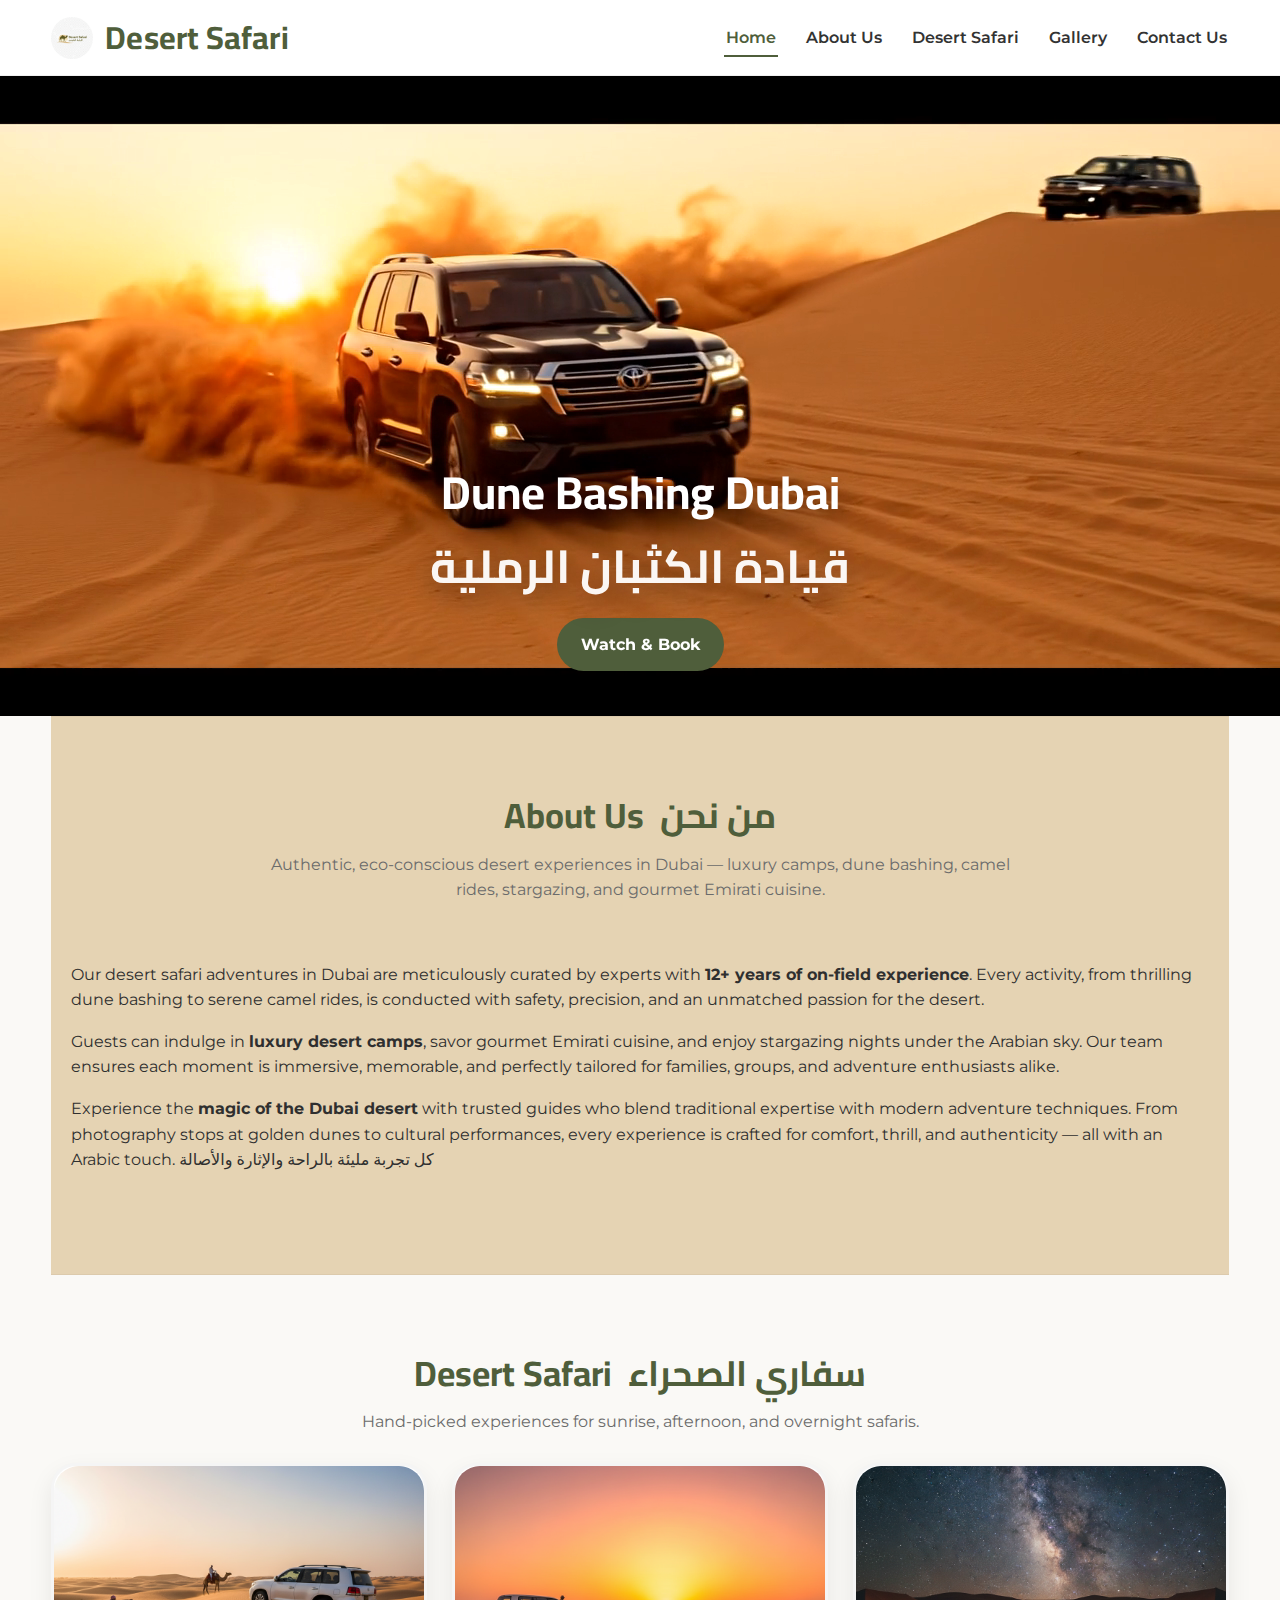
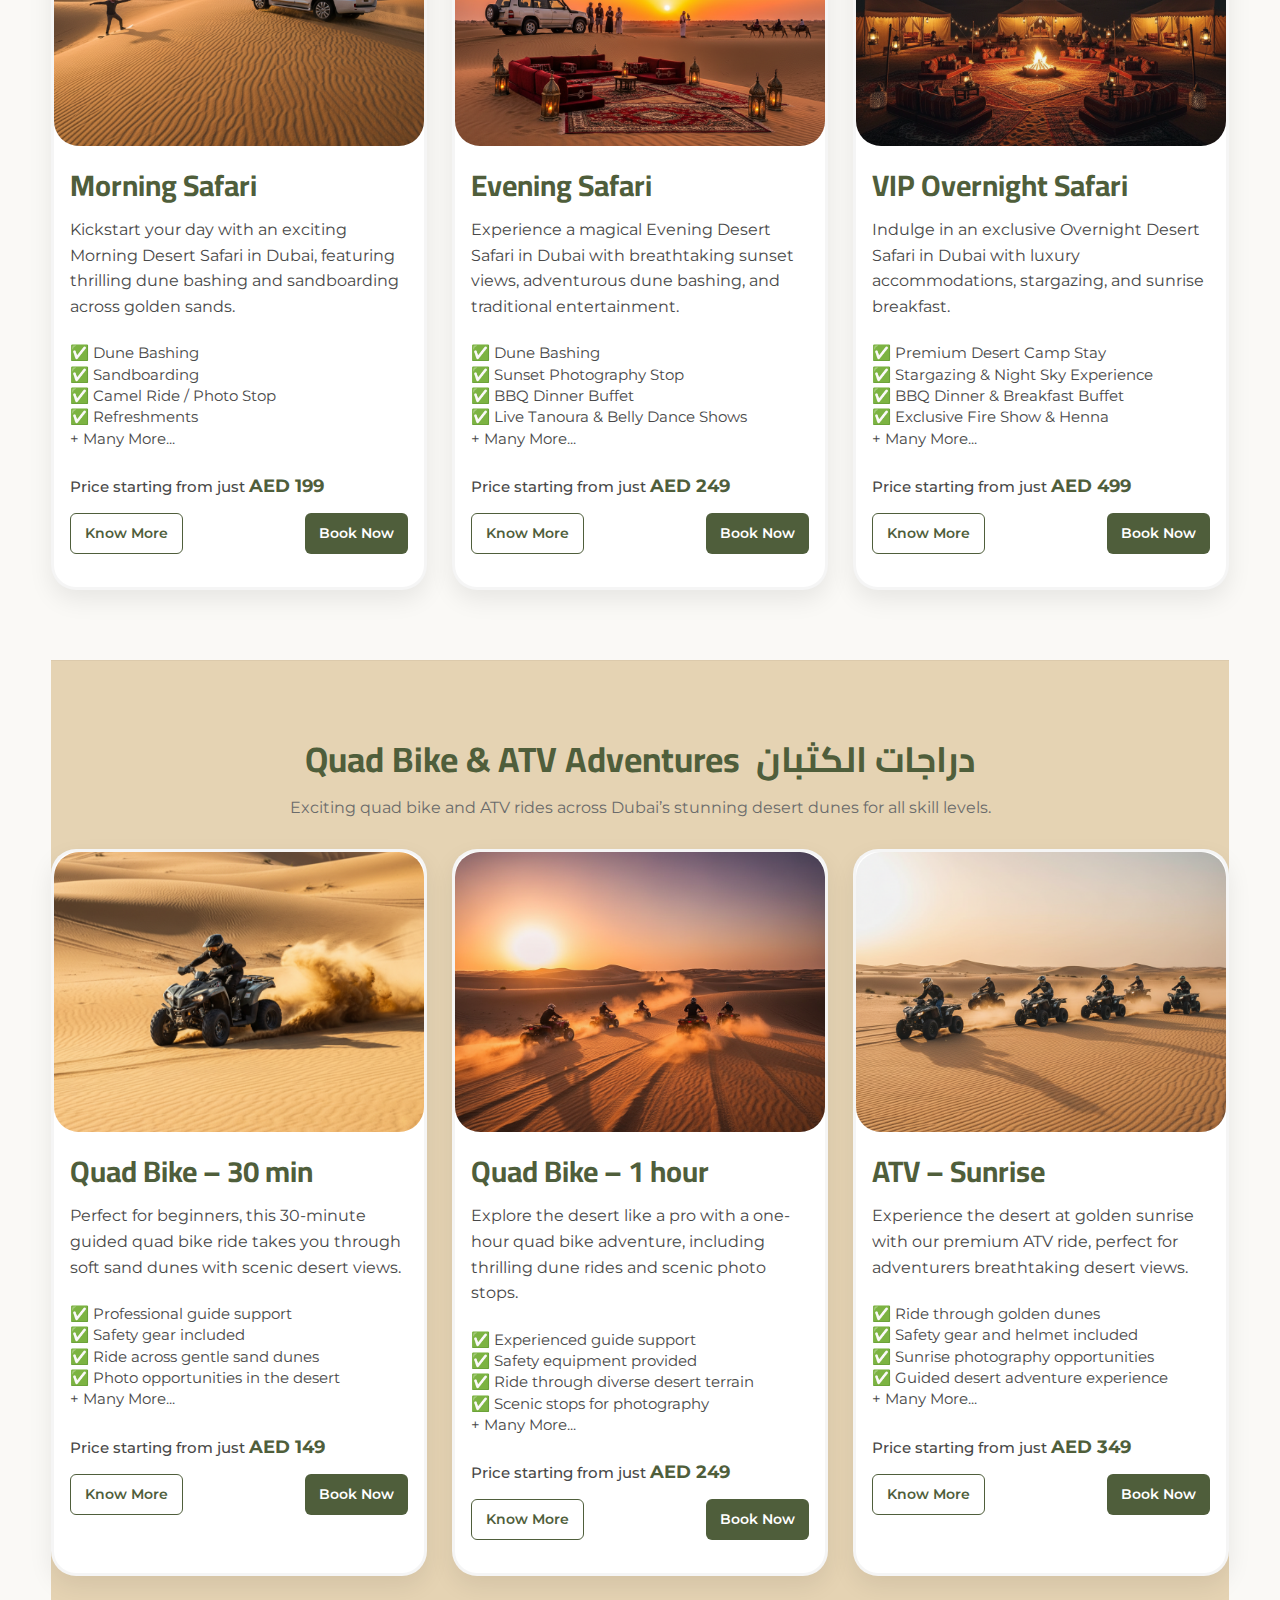
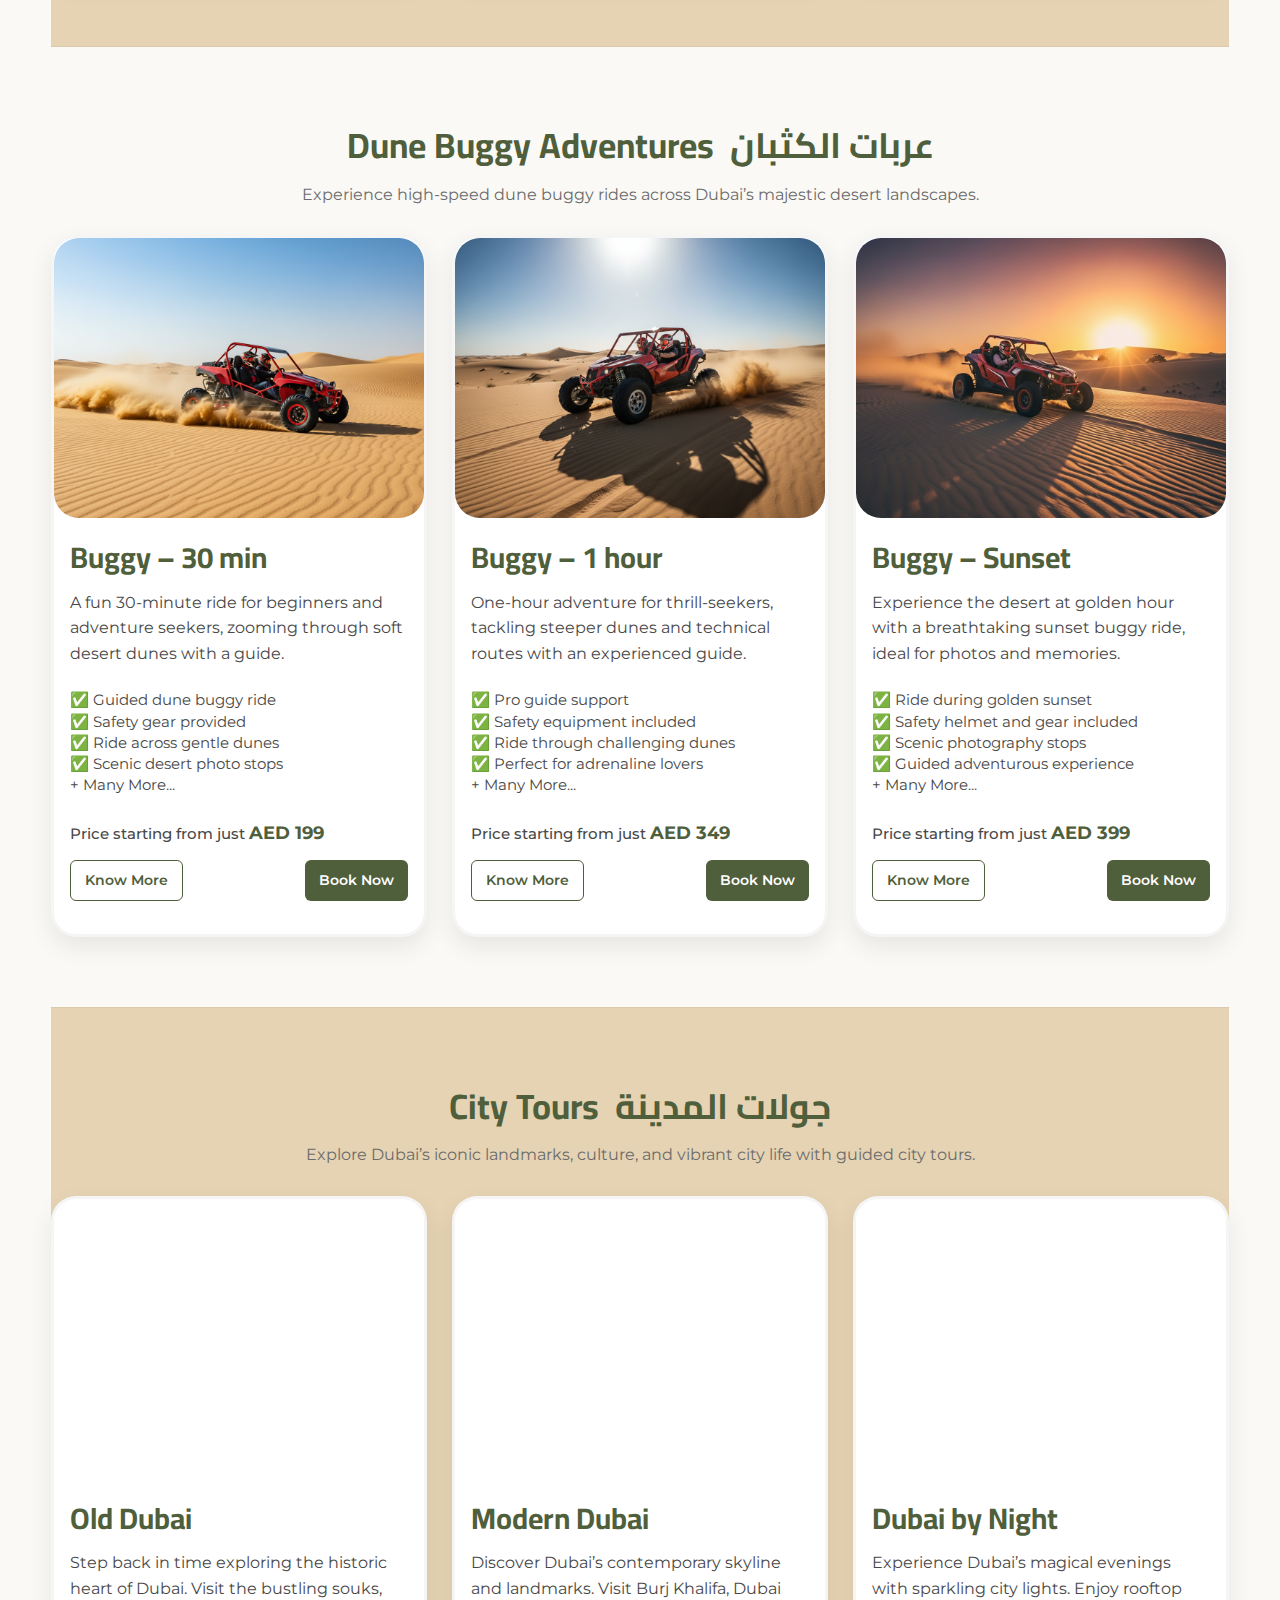
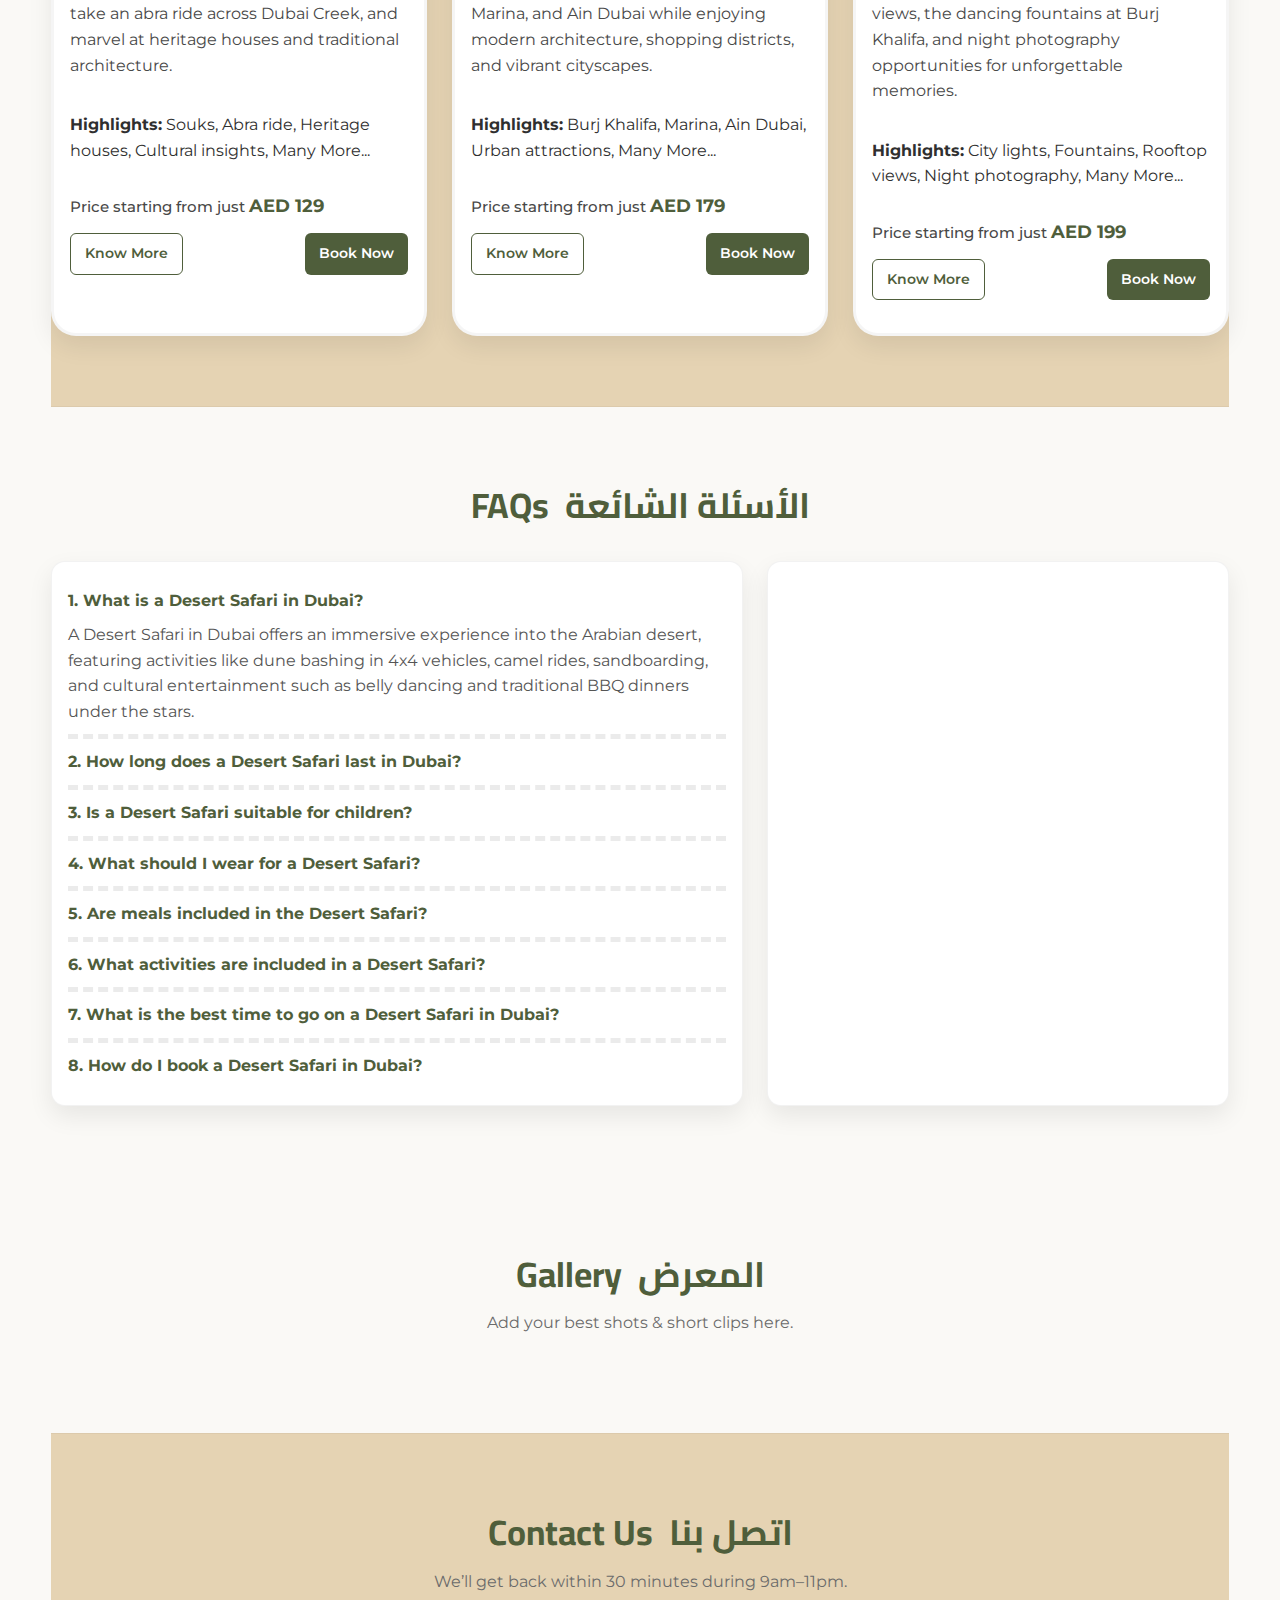
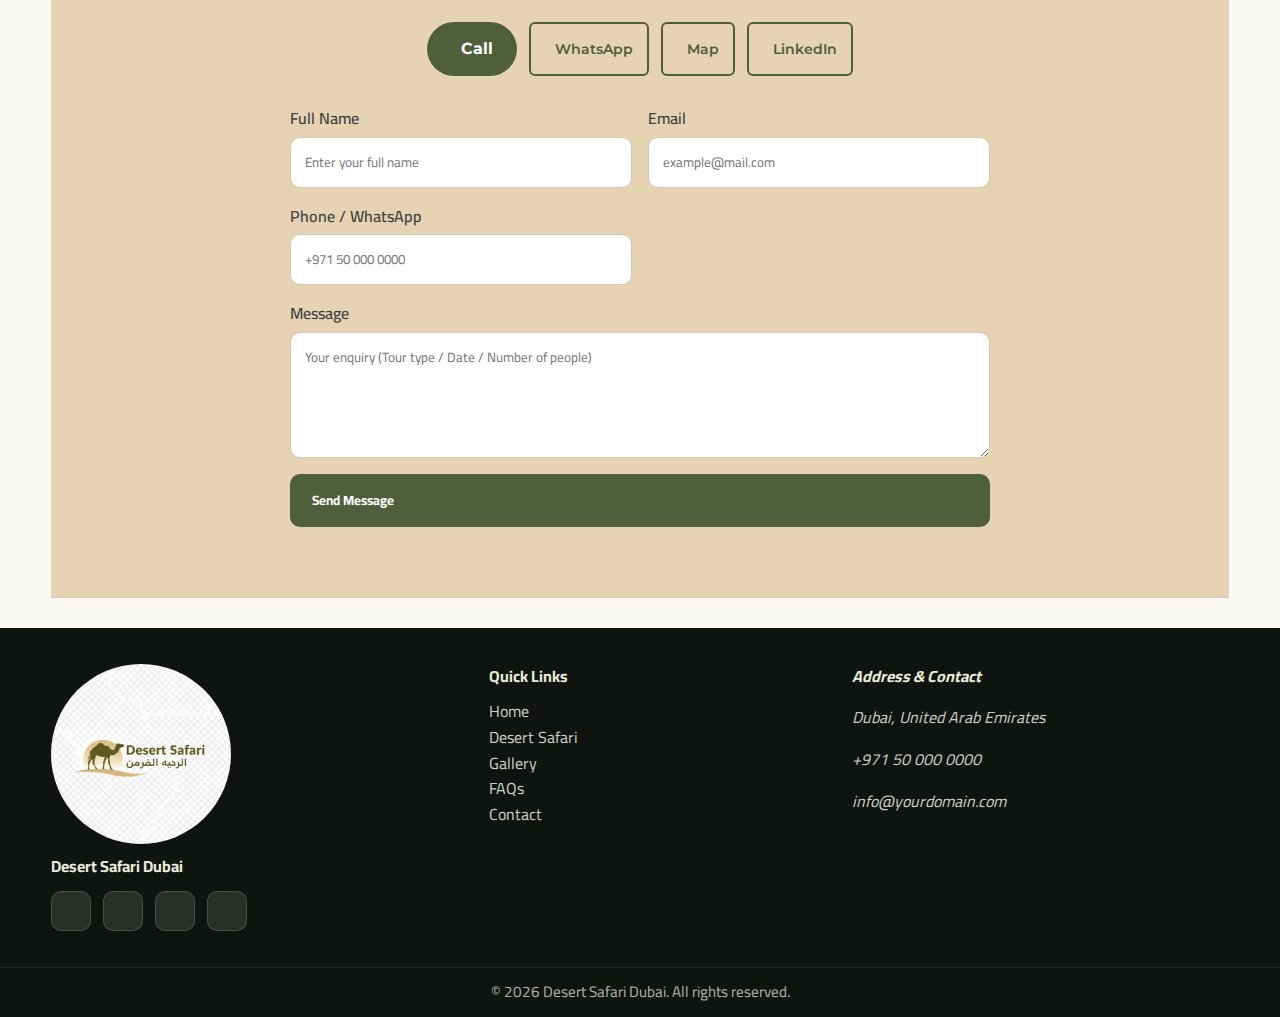
<file: index.html>
<!DOCTYPE html>
<html lang="en" dir="ltr">
<head>
  <meta charset="utf-8" />
  <meta name="viewport" content="width=device-width, initial-scale=1" />
  <title>Desert Safari Dubai</title>

  <!-- Google Fonts: Cairo + Montserrat -->
  <link href="https://fonts.googleapis.com/css2?family=Cairo:wght@400;600;700&family=Montserrat:wght@300;400;600;700&display=swap" rel="stylesheet">

  <!-- Icons (Font Awesome) -->
  <!-- Font Awesome -->
<link rel="stylesheet" href="https://cdnjs.cloudflare.com/ajax/libs/font-awesome/6.5.0/css/all.min.css" integrity="sha512-1ycn6IcaQQ40/J+e7O9XyXrN9T+0U1wWb4e9c9w2KMWvYqLQO+v9QnF3QF6H3Qk5xv5gCz3v56y7r1h4rYx4Yg==" crossorigin="anonymous" referrerpolicy="no-referrer" />

  
  <link rel="stylesheet" href="styles.css" />
</head>
<body>

  <!-- ===== NAVBAR ===== -->
  <header class="site-header">
    <div class="container nav-wrap">
      <a href="#" class="brand">
        <img src="desert_demo logo.png" alt="Company Logo" class="brand-logo" />
        <span class="brand-name">Desert Safari</span>
      </a>

      <button class="nav-toggle" aria-label="Open menu" aria-expanded="false">
        <span class="bar"></span><span class="bar"></span><span class="bar"></span>
      </button>

      <nav class="nav" aria-label="Main">
        <ul class="nav-list">
          <li><a href="#home" class="active">Home</a></li>
          <li><a href="#about">About Us</a></li>
          <li><a href="#desert-safari">Desert Safari</a></li>
          <li><a href="#gallery">Gallery</a></li>
          <li><a href="#contact">Contact Us</a></li>
        </ul>
      </nav>
    </div>
  </header>

  <!-- ===== HERO / SLIDER ===== -->
<main id="home">
  <section class="hero">
    <div class="slider" role="region" aria-label="Featured media slider">

      <!-- Slide 1: Video -->
      <div class="slide is-active" data-title-en="Dune Bashing Dubai"
           data-title-ar="قيادة الكثبان الرملية" data-cta="Watch & Book" data-cta-link="#contact">
        <video class="video" autoplay muted playsinline preload="metadata">
          <source src="dune bashing video.mp4" type="video/mp4" />
          Your browser does not support the video tag.
        </video>
      </div>

      <!-- Slide 2: Image 1 -->
      <div class="slide" data-title-en="Premium Desert Safari"
           data-title-ar="سفاري صحراوي فاخر" data-cta="Book Now" data-cta-link="#contact">
        <img src="demo header.png" alt="Luxury desert safari camp" loading="lazy" />
      </div>

      <!-- Slide 3: Image 2 -->
      <div class="slide" data-title-en="Sunset Camel Ride"
           data-title-ar="جولة الجمال وقت الغروب" data-cta="Explore Packages" data-cta-link="#desert-safari">
        <img src="demo header 3.png" alt="Camel caravan at sunset" loading="lazy" />
      </div>

      <!-- Caption Overlay -->
      <div class="hero-caption">
        <h1 class="hero-title">
          <span class="en"></span>
          <span class="ar" dir="rtl"></span>
        </h1>
        <a class="btn btn-olive hero-cta" href="#" aria-label="Call to action"></a>
      </div>
    </div>
  </section>

<!-- ===== ABOUT ===== -->
<section id="about" class="section section-alt container">
  <div class="section-head">
    <h2 class="section-title">About Us <span class="ar" dir="rtl">من نحن</span></h2>
    <p class="section-subtitle">
      Authentic, eco-conscious desert experiences in Dubai — luxury camps, dune bashing, camel rides, stargazing, and gourmet Emirati cuisine.
    </p>
  </div>

  <div class="about-content">
    <p>
      Our desert safari adventures in Dubai are meticulously curated by experts with <strong>12+ years of on-field experience</strong>. Every activity, from thrilling dune bashing to serene camel rides, is conducted with safety, precision, and an unmatched passion for the desert.
    </p>

    <p>
      Guests can indulge in <strong>luxury desert camps</strong>, savor gourmet Emirati cuisine, and enjoy stargazing nights under the Arabian sky. Our team ensures each moment is immersive, memorable, and perfectly tailored for families, groups, and adventure enthusiasts alike.
    </p>

    <p>
      Experience the <strong>magic of the Dubai desert</strong> with trusted guides who blend traditional expertise with modern adventure techniques. From photography stops at golden dunes to cultural performances, every experience is crafted for comfort, thrill, and authenticity — all with an Arabic touch. <span class="ar" dir="rtl">كل تجربة مليئة بالراحة والإثارة والأصالة</span>
    </p>
  </div>
</section>

    <!-- ===== DESERT SAFARI ===== -->
    <section id="desert-safari" class="section container">
      <div class="section-head">
        <h2 class="section-title">Desert Safari <span class="ar" dir="rtl">سفاري الصحراء</span></h2>
        <p class="section-subtitle">Hand-picked experiences for sunrise, afternoon, and overnight safaris.</p>
      </div>
      <div class="card-grid">
        <!-- Card 1 -->
        <article class="card">
  <img src="demo morning desert safari.png" alt="Morning desert safari" loading="lazy">
  <div class="card-body">
    <h3 class="card-title">Morning Safari</h3>
    <p class="card-text">Kickstart your day with an exciting Morning Desert Safari in Dubai, featuring thrilling dune bashing and sandboarding across golden sands.</p>
        <ul class="card-checklist">
      <li>✅ Dune Bashing</li>
      <li>✅ Sandboarding</li>
      <li>✅ Camel Ride / Photo Stop</li>
      <li>✅ Refreshments</li>
      <li>+ Many More...</li>
    </ul>


    <p class="card-price">Price starting from just <span>AED 199</span></p>


    <div class="card-buttons">
      <a href="#details" class="btn btn-outline secondary">Know More</a>
      <a href="#contact" class="btn btn-outline primary">Book Now</a>
    </div>
  </div>
</article>

        <!-- Card 2 -->
        <article class="card">
  <img src="demo evening desert safari.png" alt="Evening Desert Safari in Dubai" loading="lazy">
  <div class="card-body">
    <h3 class="card-title">Evening Safari</h3>
    <p class="card-text">Experience a magical Evening Desert Safari in Dubai with breathtaking sunset views, adventurous dune bashing, and traditional entertainment.</p>

    <ul class="card-checklist">
      <li>✅ Dune Bashing</li>
      <li>✅ Sunset Photography Stop</li>
      <li>✅ BBQ Dinner Buffet</li>
      <li>✅ Live Tanoura & Belly Dance Shows</li>
      <li>+ Many More...</li>
    </ul>

    <p class="card-price">Price starting from just <span>AED 249</span></p>

    <div class="card-buttons">
      <a href="#details" class="btn btn-outline secondary">Know More</a>
      <a href="#contact" class="btn btn-outline primary">Book Now</a>
    </div>
  </div>
</article>

        <!-- Card 3 -->
<article class="card">
  <img src="demo overnight safari.png" alt="VIP Overnight Desert Safari in Dubai" loading="lazy">
  <div class="card-body">
    <h3 class="card-title">VIP Overnight Safari</h3>
    <p class="card-text">Indulge in an exclusive Overnight Desert Safari in Dubai with luxury accommodations, stargazing, and sunrise breakfast.</p>

    <ul class="card-checklist">
      <li>✅ Premium Desert Camp Stay</li>
      <li>✅ Stargazing & Night Sky Experience</li>
      <li>✅ BBQ Dinner & Breakfast Buffet</li>
      <li>✅ Exclusive Fire Show & Henna</li>
      <li>+ Many More...</li>
    </ul>

    <p class="card-price">Price starting from just <span>AED 499</span></p>

    <div class="card-buttons">
      <a href="#details" class="btn btn-outline secondary">Know More</a>
      <a href="#contact" class="btn btn-outline primary">Book Now</a>
    </div>
  </div>
</article>

      </div>
    </section>

   <!-- ===== DUNE BIKE / QUAD BIKE ===== -->
<section id="dune-bike" class="section section-alt container">
  <div class="section-head">
    <h2 class="section-title">Quad Bike & ATV Adventures <span class="ar" dir="rtl">دراجات الكثبان</span></h2>
    <p class="section-subtitle">Exciting quad bike and ATV rides across Dubai’s stunning desert dunes for all skill levels.</p>
  </div>

  <div class="card-grid">
    <!-- Card 1: Quad Bike 30 min -->
    <article class="card">
      <img src="demo quad bike - Copy.png" alt="Quad Bike 30 minutes in Dubai desert" loading="lazy">
      <div class="card-body">
        <h3 class="card-title">Quad Bike – 30 min</h3>
        <p class="card-text">Perfect for beginners, this 30-minute guided quad bike ride takes you through soft sand dunes with scenic desert views.</p>

        <ul class="card-checklist">
          <li>✅ Professional guide support</li>
          <li>✅ Safety gear included</li>
          <li>✅ Ride across gentle sand dunes</li>
          <li>✅ Photo opportunities in the desert</li>
          <li>+ Many More...</li>
        </ul>

        <p class="card-price">Price starting from just <span>AED 149</span></p>

        <div class="card-buttons">
          <a href="#details" class="btn btn-outline secondary">Know More</a>
          <a href="#contact" class="btn btn-outline primary">Book Now</a>
        </div>
      </div>
    </article>

    <!-- Card 2: Quad Bike 1 hour -->
    <article class="card">
      <img src="demo quad bike 2.png" alt="Quad Bike 1 hour in Dubai desert" loading="lazy">
      <div class="card-body">
        <h3 class="card-title">Quad Bike – 1 hour</h3>
        <p class="card-text">Explore the desert like a pro with a one-hour quad bike adventure, including thrilling dune rides and scenic photo stops.</p>

        <ul class="card-checklist">
          <li>✅ Experienced guide support</li>
          <li>✅ Safety equipment provided</li>
          <li>✅ Ride through diverse desert terrain</li>
          <li>✅ Scenic stops for photography</li>
          <li>+ Many More...</li>
        </ul>

        <p class="card-price">Price starting from just <span>AED 249</span></p>

        <div class="card-buttons">
          <a href="#details" class="btn btn-outline secondary">Know More</a>
          <a href="#contact" class="btn btn-outline primary">Book Now</a>
        </div>
      </div>
    </article>

    <!-- Card 3: ATV Sunrise -->
    <article class="card">
      <img src="demo atv.png" alt="ATV Sunrise ride in Dubai desert" loading="lazy">
      <div class="card-body">
        <h3 class="card-title">ATV – Sunrise</h3>
        <p class="card-text">Experience the desert at golden sunrise with our premium ATV ride, perfect for adventurers  breathtaking desert views.</p>

        <ul class="card-checklist">
          <li>✅ Ride through golden dunes</li>
          <li>✅ Safety gear and helmet included</li>
          <li>✅ Sunrise photography opportunities</li>
          <li>✅ Guided desert adventure experience</li>
          <li>+ Many More...</li>
        </ul>

        <p class="card-price">Price starting from just <span>AED 349</span></p>

        <div class="card-buttons">
          <a href="#details" class="btn btn-outline secondary">Know More</a>
          <a href="#contact" class="btn btn-outline primary">Book Now</a>
        </div>
      </div>
    </article>
  </div>
</section>


   <!-- ===== DUNE BUGGY ===== -->
<section id="dune-buggy" class="section container">
  <div class="section-head">
    <h2 class="section-title">Dune Buggy Adventures <span class="ar" dir="rtl">عربات الكثبان</span></h2>
    <p class="section-subtitle">Experience high-speed dune buggy rides across Dubai’s majestic desert landscapes.</p>
  </div>

  <div class="card-grid">
    <!-- Card 1: Buggy 30 min -->
    <article class="card">
      <img src="demo buggy 1.png" alt="Dune Buggy 30 minutes in Dubai desert" loading="lazy">
      <div class="card-body">
        <h3 class="card-title">Buggy – 30 min</h3>
        <p class="card-text">A fun 30-minute ride for beginners and adventure seekers, zooming through soft desert dunes with a guide.</p>

        <ul class="card-checklist">
          <li>✅ Guided dune buggy ride</li>
          <li>✅ Safety gear provided</li>
          <li>✅ Ride across gentle dunes</li>
          <li>✅ Scenic desert photo stops</li>
          <li>+ Many More...</li>
        </ul>

        <p class="card-price">Price starting from just <span>AED 199</span></p>

        <div class="card-buttons">
          <a href="#details" class="btn btn-outline secondary">Know More</a>
          <a href="#contact" class="btn btn-outline primary">Book Now</a>
        </div>
      </div>
    </article>

    <!-- Card 2: Buggy 1 hour -->
    <article class="card">
      <img src="demo buggy 2.png" alt="Dune Buggy 1 hour in Dubai desert" loading="lazy">
      <div class="card-body">
        <h3 class="card-title">Buggy – 1 hour</h3>
        <p class="card-text">One-hour adventure for thrill-seekers, tackling steeper dunes and technical routes with an experienced guide.</p>

        <ul class="card-checklist">
          <li>✅ Pro guide support</li>
          <li>✅ Safety equipment included</li>
          <li>✅ Ride through challenging dunes</li>
          <li>✅ Perfect for adrenaline lovers</li>
          <li>+ Many More...</li>
        </ul>

        <p class="card-price">Price starting from just <span>AED 349</span></p>

        <div class="card-buttons">
          <a href="#details" class="btn btn-outline secondary">Know More</a>
          <a href="#contact" class="btn btn-outline primary">Book Now</a>
        </div>
      </div>
    </article>

    <!-- Card 3: Buggy Sunset -->
    <article class="card">
      <img src="demo evening buggy.png" alt="Dune Buggy Sunset ride in Dubai desert" loading="lazy">
      <div class="card-body">
        <h3 class="card-title">Buggy – Sunset</h3>
        <p class="card-text">Experience the desert at golden hour with a breathtaking sunset buggy ride, ideal for photos and memories.</p>

        <ul class="card-checklist">
          <li>✅ Ride during golden sunset</li>
          <li>✅ Safety helmet and gear included</li>
          <li>✅ Scenic photography stops</li>
          <li>✅ Guided adventurous experience</li>
          <li>+ Many More...</li>
        </ul>

        <p class="card-price">Price starting from just <span>AED 399</span></p>

        <div class="card-buttons">
          <a href="#details" class="btn btn-outline secondary">Know More</a>
          <a href="#contact" class="btn btn-outline primary">Book Now</a>
        </div>
      </div>
    </article>
  </div>
</section>


<!-- ===== CITY TOURS ===== -->
<section id="city-tours" class="section section-alt container">
  <div class="section-head">
    <h2 class="section-title">City Tours <span class="ar" dir="rtl">جولات المدينة</span></h2>
    <p class="section-subtitle">Explore Dubai’s iconic landmarks, culture, and vibrant city life with guided city tours.</p>
  </div>

  <div class="card-grid">
    <!-- Card 1: Old Dubai -->
    <article class="card">
      <img src="demo old dubai.png" alt="Old Dubai guided tour" loading="lazy">
      <div class="card-body">
        <h3 class="card-title">Old Dubai</h3>
        <p class="card-text">Step back in time exploring the historic heart of Dubai. Visit the bustling souks, take an abra ride across Dubai Creek, and marvel at heritage houses and traditional architecture.</p>

        <p class="card-highlights"><strong>Highlights:</strong> Souks, Abra ride, Heritage houses, Cultural insights, Many More...</p>

        <p class="card-price">Price starting from just <span>AED 129</span></p>

        <div class="card-buttons">
          <a href="#details" class="btn btn-outline secondary">Know More</a>
          <a href="#contact" class="btn btn-outline primary">Book Now</a>
        </div>
      </div>
    </article>

    <!-- Card 2: Modern Dubai -->
    <article class="card">
      <img src="demo dubai.png" alt="Modern Dubai guided tour" loading="lazy">
      <div class="card-body">
        <h3 class="card-title">Modern Dubai</h3>
        <p class="card-text">Discover Dubai’s contemporary skyline and landmarks. Visit Burj Khalifa, Dubai Marina, and Ain Dubai while enjoying modern architecture, shopping districts, and vibrant cityscapes.</p>

        <p class="card-highlights"><strong>Highlights:</strong> Burj Khalifa, Marina, Ain Dubai, Urban attractions, Many More...</p>

        <p class="card-price">Price starting from just <span>AED 179</span></p>

        <div class="card-buttons">
          <a href="#details" class="btn btn-outline secondary">Know More</a>
          <a href="#contact" class="btn btn-outline primary">Book Now</a>
        </div>
      </div>
    </article>

    <!-- Card 3: Dubai by Night -->
    <article class="card">
      <img src="demo dubai night.png" alt="Dubai night tour" loading="lazy">
      <div class="card-body">
        <h3 class="card-title">Dubai by Night</h3>
        <p class="card-text">Experience Dubai’s magical evenings with sparkling city lights. Enjoy rooftop views, the dancing fountains at Burj Khalifa, and night photography opportunities for unforgettable memories.</p>

        <p class="card-highlights"><strong>Highlights:</strong> City lights, Fountains, Rooftop views, Night photography, Many More...</p>

        <p class="card-price">Price starting from just <span>AED 199</span></p>

        <div class="card-buttons">
          <a href="#details" class="btn btn-outline secondary">Know More</a>
          <a href="#contact" class="btn btn-outline primary">Book Now</a>
        </div>
      </div>
    </article>
  </div>
</section>


    <!-- ===== FAQ ===== -->
    <section id="faqs" class="section container">
      <div class="section-head">
        <h2 class="section-title">FAQs <span class="ar" dir="rtl">الأسئلة الشائعة</span></h2>
      </div>
      <div class="faq-grid">
        <!-- Left: Questions -->
        <div class="faq-card">
          <details open>
        <summary>1. What is a Desert Safari in Dubai?</summary>
        <p>A Desert Safari in Dubai offers an immersive experience into the Arabian desert, featuring activities like dune bashing in 4x4 vehicles, camel rides, sandboarding, and cultural entertainment such as belly dancing and traditional BBQ dinners under the stars.</p>
      </details>

      <details>
        <summary>2. How long does a Desert Safari last in Dubai?</summary>
        <p>Desert Safari durations vary: Morning safaris typically last 2–3 hours, Evening safaris around 6 hours, and Overnight safaris up to 12 hours, including dinner and entertainment.</p>
      </details>

      <details>
        <summary>3. Is a Desert Safari suitable for children?</summary>
        <p>Yes, Desert Safaris are family-friendly. However, activities like dune bashing may have age or height restrictions. Always check with the tour operator for specific guidelines.</p>
      </details>

      <details>
        <summary>4. What should I wear for a Desert Safari?</summary>
        <p>Wear loose, light-colored clothing to stay cool, along with closed-back shoes. Don't forget sunglasses, a hat, and sunscreen to protect against the sun.</p>
      </details>

      <details>
        <summary>5. Are meals included in the Desert Safari?</summary>
        <p>Evening and overnight safaris typically include a BBQ dinner with vegetarian and non-vegetarian options, along with soft drinks. Breakfast may be provided on overnight tours.</p>
      </details>

      <details>
        <summary>6. What activities are included in a Desert Safari?</summary>
        <p>Activities often include dune bashing, camel rides, sandboarding, quad biking, henna painting, and cultural performances like belly dancing and fire shows.</p>
      </details>

      <details>
        <summary>7. What is the best time to go on a Desert Safari in Dubai?</summary>
        <p>The best time is during the cooler months, from October to March, to avoid the extreme heat of summer. Evening safaris offer cooler temperatures and beautiful sunsets.</p>
      </details>

      <details>
        <summary>8. How do I book a Desert Safari in Dubai?</summary>
        <p>Bookings can be made directly through tour operators' websites, via hotel concierge services, or through reputable travel agencies. It's advisable to book in advance, especially during peak tourist seasons.</p>
      </details>
        </div>
        <!-- Right: Image -->
        <div class="faq-image-card">
          <img src="demo faq image.jpeg" alt="Desert safari scene" loading="lazy">
        </div>
      </div>
    </section>

    <!-- ===== GALLERY (Anchor only; add your grid later) ===== -->
    <section id="gallery" class="section container">
      <div class="section-head">
        <h2 class="section-title">Gallery <span class="ar" dir="rtl">المعرض</span></h2>
        <p class="section-subtitle">Add your best shots & short clips here.</p>
      </div>
    </section>

    <!-- ===== CONTACT ===== -->
<section id="contact" class="section section-alt container">
  <div class="section-head">
    <h2 class="section-title">Contact Us <span class="ar" dir="rtl">اتصل بنا</span></h2>
    <p class="section-subtitle">We’ll get back within 30 minutes during 9am–11pm.</p>
  </div>

  <!-- CTA Buttons -->
  <div class="contact-cta">
    <a class="btn btn-olive" href="tel:+971500000000"><i class="fa-solid fa-phone"></i> Call</a>
    <a class="btn btn-outline" href="https://wa.me/971500000000" target="_blank" rel="noopener"><i class="fa-brands fa-whatsapp"></i> WhatsApp</a>
    <a class="btn btn-outline" href="https://maps.google.com/?q=Dubai" target="_blank" rel="noopener"><i class="fa-solid fa-map-location-dot"></i> Map</a>
    <a class="btn btn-outline" href="https://www.linkedin.com" target="_blank" rel="noopener"><i class="fa-brands fa-linkedin"></i> LinkedIn</a>
  </div>

  <!-- Contact Form -->
  <form class="contact-form">
    <div class="form-group">
      <label>Full Name</label>
      <input type="text" placeholder="Enter your full name" required>
    </div>

    <div class="form-group">
      <label>Email</label>
      <input type="email" placeholder="example@mail.com" required>
    </div>

    <div class="form-group">
      <label>Phone / WhatsApp</label>
      <input type="tel" placeholder="+971 50 000 0000" required>
    </div>

    <div class="form-group full-width">
      <label>Message</label>
      <textarea rows="4" placeholder="Your enquiry (Tour type / Date / Number of people)"></textarea>
    </div>

    <button type="submit" class="btn btn-olive">Send Message</button>
  </form>
</section>

  </main>

<!-- ===== FOOTER ===== -->
<footer class="footer">
  <div class="container footer-grid">
    <!-- Brand & Social Icons -->
    <div class="footer-brand">
      <img src="desert_demo logo.png" alt="Company Logo" class="brand-logo" />
      <p>Desert Safari Dubai</p>
      <div class="footer-icons">
        <a href="tel:+971500000000" aria-label="Call"><i class="fa-solid fa-phone"></i></a>
        <a href="https://wa.me/971500000000" target="_blank" rel="noopener" aria-label="WhatsApp"><i class="fa-brands fa-whatsapp"></i></a>
        <a href="https://maps.google.com/?q=Dubai" target="_blank" rel="noopener" aria-label="Map"><i class="fa-solid fa-map-location-dot"></i></a>
        <a href="https://www.linkedin.com" target="_blank" rel="noopener" aria-label="LinkedIn"><i class="fa-brands fa-linkedin"></i></a>
      </div>
    </div>

    <!-- Quick Links -->
    <div class="footer-links">
      <h4>Quick Links</h4>
      <ul>
        <li><a href="#home">Home</a></li>
        <li><a href="#desert-safari">Desert Safari</a></li>
        <li><a href="#gallery">Gallery</a></li>
        <li><a href="#faqs">FAQs</a></li>
        <li><a href="#contact">Contact</a></li>
      </ul>
    </div>

    <!-- Contact Info -->
    <address class="footer-contact">
      <h4>Address & Contact</h4>
      <p>Dubai, United Arab Emirates</p>
      <p><a href="tel:+971500000000">+971 50 000 0000</a></p>
      <p><a href="mailto:info@yourdomain.com">info@yourdomain.com</a></p>
    </address>
  </div>

  <!-- Copyright -->
  <div class="copyright">
    © <span id="year"></span> Desert Safari Dubai. All rights reserved.
  </div>
</footer>


 <script src="script.js"></script>
</body>
</html>
</file>
<file: styles.css>
/* ====== Base: Fonts, Colors, Resets ====== */
:root{
  --olive: #4F5E3B;          /* Royal Olive */
  --olive-700: #3C492C;      /* Darker hover */
  --sand: #E5D3B3;           /* Warm Sand */
  --charcoal: #2F2F2F;       /* Body text */
  --bg: #FAF9F6;             /* Light ivory background */
  --white: #FFFFFF;
  --muted: #6b6b6b;
  --radius: 14px;
  --shadow: 0 10px 24px rgba(0,0,0,.08);
}

*{ box-sizing: border-box; }
html,body{ margin:0; padding:0; }
body{
  font-family: 'Montserrat', system-ui, -apple-system, Segoe UI, Roboto, Arial, sans-serif;
  color: var(--charcoal);
  background: var(--bg);
  line-height: 1.6;
}

img, video{ display:block; max-width:100%; height:auto; border:0; }

.container{ width:min(1200px, 92%); margin-inline:auto; }

/* ====== Header / Nav ====== */
.site-header{
  position: sticky; top:0; z-index: 1000;
  background: var(--white);
  border-bottom: 1px solid rgba(0,0,0,.06);
}
.nav-wrap{
  display:flex; align-items:center; justify-content:space-between;
  gap: 20px; padding: 12px 0;
}
.brand{ display:flex; align-items:center; gap:12px; text-decoration:none; }
.brand-logo{ width:42px; height:42px; object-fit:cover; border-radius:50%; }
.brand-name{
  font-family: 'Cairo', sans-serif;
  font-weight:700; font-size:2rem; color: var(--olive);
  letter-spacing: .2px;
}
.nav-toggle{
  display:none; background:none; border:0; cursor:pointer;
  width:42px; height:42px; border-radius:10px;
}
.nav-toggle .bar{ display:block; width:24px; height:2px; background:#333; margin:5px auto; }
.nav{}
.nav-list{ list-style:none; display:flex; gap:26px; margin:0; padding:0; }
.nav-list a{
  text-decoration:none; color:#333; font-weight:600;
  padding:8px 2px; border-bottom:2px solid transparent;
}
.nav-list a:hover, .nav-list a.active{ color: var(--olive); border-color: var(--olive); }

/* ====== Hero / Slider ====== */
.hero{ position:relative; }
.slider{ position:relative; height: clamp(420px, 62vw, 640px); overflow:hidden; }
.slide{
  position:absolute; inset:0; opacity:0; transition: opacity .8s ease;
}
.slide.is-active{ opacity:1; z-index:1; }
.slide img, .slide .video{
  width:100%; height:100%; object-fit:cover;
  filter: saturate(1.05) contrast(1.02);
}

.hero-caption{
  position:absolute; inset:auto 0 7% 0; z-index:2;
  color: var(--white);
  display:flex; flex-direction:column; align-items:center; text-align:center; gap:14px;
  padding-inline: 16px;
}
.hero-title{
  margin:0; font-family: 'Cairo', sans-serif; font-weight:700;
  font-size: clamp(1.6rem, 3.6vw, 3rem);
  text-shadow: 0 10px 30px rgba(0,0,0,.45);
}
.hero-title .ar{ display:block; font-weight:700; opacity:.95; }

.btn{
  display:inline-flex; align-items:center; gap:10px; text-decoration:none;
  padding:12px 22px; border-radius: 999px; font-weight:700;
  border:2px solid transparent; transition: all .25s ease;
}
.btn-olive{ background: var(--olive); color: var(--white); }
.btn-olive:hover{ background: var(--olive-700); transform: translateY(-1px); }
.btn-outline{ background: transparent; color: var(--olive); border-color: var(--olive); }
.btn-outline:hover{ background: var(--olive); color: var(--white); transform: translateY(-1px); }

.about-content {
  padding-left: 20px;   /* space from left */
  padding-right: 20px;  /* space from right */
  /* optional: top & bottom spacing */
  padding-top: 15px;
  padding-bottom: 15px;
}


/* ====== Sections ====== */
.section{ padding: 70px 0; }

.section-alt{ background: var(--sand); border-top:1px solid rgba(0,0,0,.04); border-bottom:1px solid rgba(0,0,0,.04); }
.section-head{ text-align:center; margin-bottom: 28px; }
.section-title{
  font-family: 'Cairo', sans-serif; font-weight:700; color: var(--olive);
  font-size: clamp(1.6rem, 3vw, 2.2rem); margin:0 0 8px;
}
.section-title .ar{ font-weight:700; margin-left:8px; }
.section-subtitle{ color: var(--muted); margin: 0 auto; max-width: 780px; }

/* ====== Cards ====== */
.card-grid {
  display: grid;
  grid-template-columns: repeat(3, 1fr);
  gap: 25px;
}

/* Flip Card Container */
.flip-card {
  perspective: 1000px;
  margin: 10px 0;
}

.flip-card-inner {
  position: relative;
  width: 100%;
  transition: transform 0.8s;
  transform-style: preserve-3d;
}

.flip-card.flipped .flip-card-inner {
  transform: rotateY(180deg);
}

.flip-card-front,
.flip-card-back {
  position: absolute;
  width: 100%;
  backface-visibility: hidden;
}

.flip-card-back {
  transform: rotateY(180deg);
}

/* Card Styling */
.card {
  background: var(--white);
  border-radius: var(--radius);
  overflow: hidden;
  box-shadow: var(--shadow);
  border-radius: 25px;
  display: flex;
  flex-direction: column;
  border: 3px solid rgba(0,0,0,.04);
  padding-bottom: 15px;
}

.card img {
  width: 100%;
  height: 280px;
  object-fit: cover;
  border-radius: 25px; /* Rounded image corners */
}

.card-body {
  padding: 16px 16px 18px;
  display:flex;
  flex-direction: column;
  gap: 8px;
}

.card-title {
  margin: 0;
  font-weight: 700;
  font-size: 1.85rem; /* Increased font size */
  color: var(--olive);
  font-family: 'Cairo', sans-serif;
}

.card-text {
  margin: 0 0 10px;
  color: #484848;
}

.card-price {
  font-size: 0.95rem;
  color: #484848;
  margin: 5px 0;
  font-weight: 500;
}

.card-price span {
  font-weight: 700;
  font-size: 1.1rem; /* Slightly bigger for emphasis */
  color: var(--olive);
}

.card-checklist {
  list-style: none;
  padding: 0;
  margin: 5px 0 10px;
  color: #484848;
  font-size: 0.95rem;
  line-height: 1.4;
}

.card-checklist li {
  display: flex;
  align-items: center;
}

.card-buttons {
  display: flex;
  justify-content: space-between;
  margin-top: auto;
}

.btn-outline {
  padding: 8px 14px;
  border-radius: 6px;
  text-decoration: none;
  font-weight: 600;
  font-size: 0.9rem;
  text-align: center;
  transition: background 0.3s ease, color 0.3s ease, border-color 0.3s ease;
  cursor: pointer;
}

.btn-outline.primary {
  background: var(--olive);
  color: white;
  border: none;
}

.btn-outline.primary:hover {
  opacity: 0.9;
}

.btn-outline.secondary {
  background: transparent;
  border: 1px solid var(--olive);
  color: var(--olive);
}

.btn-outline.secondary:hover {
  background: var(--olive);
  color: white;
}
/* Hover Effect */
.card {
  transition: transform 0.3s ease, box-shadow 0.3s ease;
}

.card:hover {
  transform: translateY(-8px); /* Lift up slightly */
  box-shadow: 0 12px 25px rgba(0, 0, 0, 0.25); /* Stronger depth shadow */
  border: 1.5px solid rgba(0, 0, 0, 0.1); /* Slight highlight on hover */
}

/* Optional: Slight zoom on image when hovering */
.card:hover img {
  transform: scale(1.03);
  transition: transform 0.3s ease;
}



/* Responsive adjustments */
@media (max-width: 1024px) {
  .card-grid {
    grid-template-columns: repeat(2, 1fr);
  }

  .card-title {
    font-size: 1.6rem;
  }
}

@media (max-width: 768px) {
  .card-grid {
    grid-template-columns: 1fr;
  }

  .card-title {
    font-size: 1.4rem;
  }
}


/* ====== FAQ ====== */
.faq-grid{
  display:grid; grid-template-columns: 1.2fr .8fr; gap: 24px;
}
.faq-card{
  background: var(--white); border-radius: var(--radius); box-shadow: var(--shadow);
  padding: 16px; border:1px solid rgba(0,0,0,.05);
}
.faq-card details{
  border-bottom:5px dashed rgba(0, 0, 0, 0.08); padding: 10px 0;
}
.faq-card details:last-child{ border-bottom:0; }
.faq-card summary{
  cursor:pointer; font-weight:700; color: var(--olive);
  list-style:none;
}
.faq-card summary::-webkit-details-marker{ display:none; }
.faq-card p{ margin:8px 0 0; color:#555; }

.faq-image-card{
  background: var(--white); border-radius: var(--radius); box-shadow: var(--shadow);
  padding: 10px; display:flex; align-items:center; justify-content:center;
  border:1px solid rgba(0,0,0,.05);
}
.faq-image-card img{ border-radius: 10px; height:100%; object-fit:cover; }

/* ====== Contact CTA ====== */
.contact-cta{
  display:flex; flex-wrap:wrap; gap:12px; justify-content:center; margin-top:10px;
}
/* ====== Contact Form ====== */
.contact-form {
  max-width: 700px;
  margin: 30px auto 0;
  display: grid;
  grid-template-columns: 1fr 1fr;
  gap: 16px;
}

.contact-form .form-group {
  display: flex;
  flex-direction: column;
}

.contact-form .full-width {
  grid-column: span 2;
}

.contact-form label {
  font-weight: 600;
  font-family: 'Cairo', sans-serif;
  margin-bottom: 5px;
  color: #444;
}

.contact-form input,
.contact-form textarea {
  padding: 12px 14px;
  border: 1px solid #d4c8b0;
  border-radius: 10px;
  background: #fff;
  font-family: 'Cairo', sans-serif;
}

.contact-form input:focus,
.contact-form textarea:focus {
  border-color: var(--olive);
  outline: none;
  box-shadow: 0 0 5px rgba(194, 154, 68, 0.3);
}

.contact-form button {
  grid-column: span 2;
  border-radius: 10px;
  padding: 12px 20px;
  font-weight: 700;
  font-family: 'Cairo', sans-serif;
}

/* Responsive */
@media (max-width: 640px) {
  .contact-form {
    grid-template-columns: 1fr;
  }
  .contact-form .full-width,
  .contact-form button {
    grid-column: span 1;
  }
}


/* ===== Footer ===== */
.footer {
  background: #101410;
  color: #c9d0c4;
  margin-top: 30px;
  font-family: 'Cairo', sans-serif;
}

.footer-grid {
  display: grid;
  grid-template-columns: 1.1fr .9fr 1fr;
  gap: 24px;
  padding: 36px 0;
}

.footer .brand-logo {
  width: 180px;
  height: 180px;
  border-radius: 50%;
}

.footer-brand p {
  margin: 10px 0 12px;
  color: #e8ecd8;
  font-weight: 700;
}

/* Social Icons */
.footer-icons {
  margin-top: 10px;
}

.footer-icons a {
  display: inline-flex;
  align-items: center;
  justify-content: center;
  width: 40px;
  height: 40px;
  margin-right: 8px;
  border-radius: 10px;
  background: #2a2f28;   /* contrast */
  color: #ffffff;        /* visible */
  text-decoration: none;
  border: 1px solid rgba(255, 255, 255, 0.15);
  font-size: 18px;
  transition: all 0.25s ease;
}

.footer-icons a:hover {
  background: var(--olive);
  color: #fff;
  transform: translateY(-2px);
}

/* Quick Links & Contact */
.footer-links h4,
.footer-contact h4 {
  margin: 0 0 10px;
  color: #e8ecd8;
}

.footer-links ul {
  list-style: none;
  padding: 0;
  margin: 0;
}

.footer-links a {
  color: #c9d0c4;
  text-decoration: none;
}

.footer-links a:hover {
  color: var(--white);
}

.footer-contact p,
.footer-contact a {
  color: #c9d0c4;
  text-decoration: none;
}

.footer-contact a:hover {
  color: var(--white);
}

/* Copyright */
.copyright {
  text-align: center;
  padding: 12px 0;
  border-top: 1px solid rgba(255, 255, 255, 0.08);
  font-size: 0.95rem;
  color: #aab4a2;
}

/* Responsive for smaller screens */
@media (max-width: 768px) {
  .footer-grid {
    grid-template-columns: 1fr;
    text-align: center;
  }

  .footer-icons a {
    margin: 5px;
  }
}


/* ====== Responsive ====== */
@media (max-width: 980px){
  .card-grid{ grid-template-columns: repeat(2, 1fr); }
  .faq-grid{ grid-template-columns: 1fr; }
}
@media (max-width: 760px){
  .nav-toggle{ display:block; }
  .nav{ position: absolute; right: 4%; top: 68px; background: var(--white); border:1px solid rgba(0,0,0,.06); border-radius:12px; box-shadow: var(--shadow); display:none; }
  .nav.open{ display:block; }
  .nav-list{ flex-direction:column; gap:0; }
  .nav-list li{ border-bottom:1px solid rgba(0,0,0,.06); }
  .nav-list li:last-child{ border-bottom:0; }
  .nav-list a{ display:block; padding:12px 16px; }
}
@media (max-width: 640px){
  .card-grid{ grid-template-columns: 1fr; }
  .slider{ height: clamp(360px, 64vw, 520px); }
  .footer-grid {
    grid-template-columns: 1fr; /* Stack footer sections vertically */
    text-align: center;         /* Center all content */
    gap: 20px;                  /* Optional spacing between sections */
  }

  .footer-brand {
    display: flex;
    flex-direction: column;     /* Stack logo, text, icons */
    align-items: center;        /* Center horizontally */
  }

  .footer-links,
  .footer-contact {
    text-align: center;         /* Center the text */
  }

  .footer-icons {
    justify-content: center;    /* Center icons row */
  }

  .footer-icons a {
    margin: 5px;                /* Spacing between icons */
  }
}
</file>
